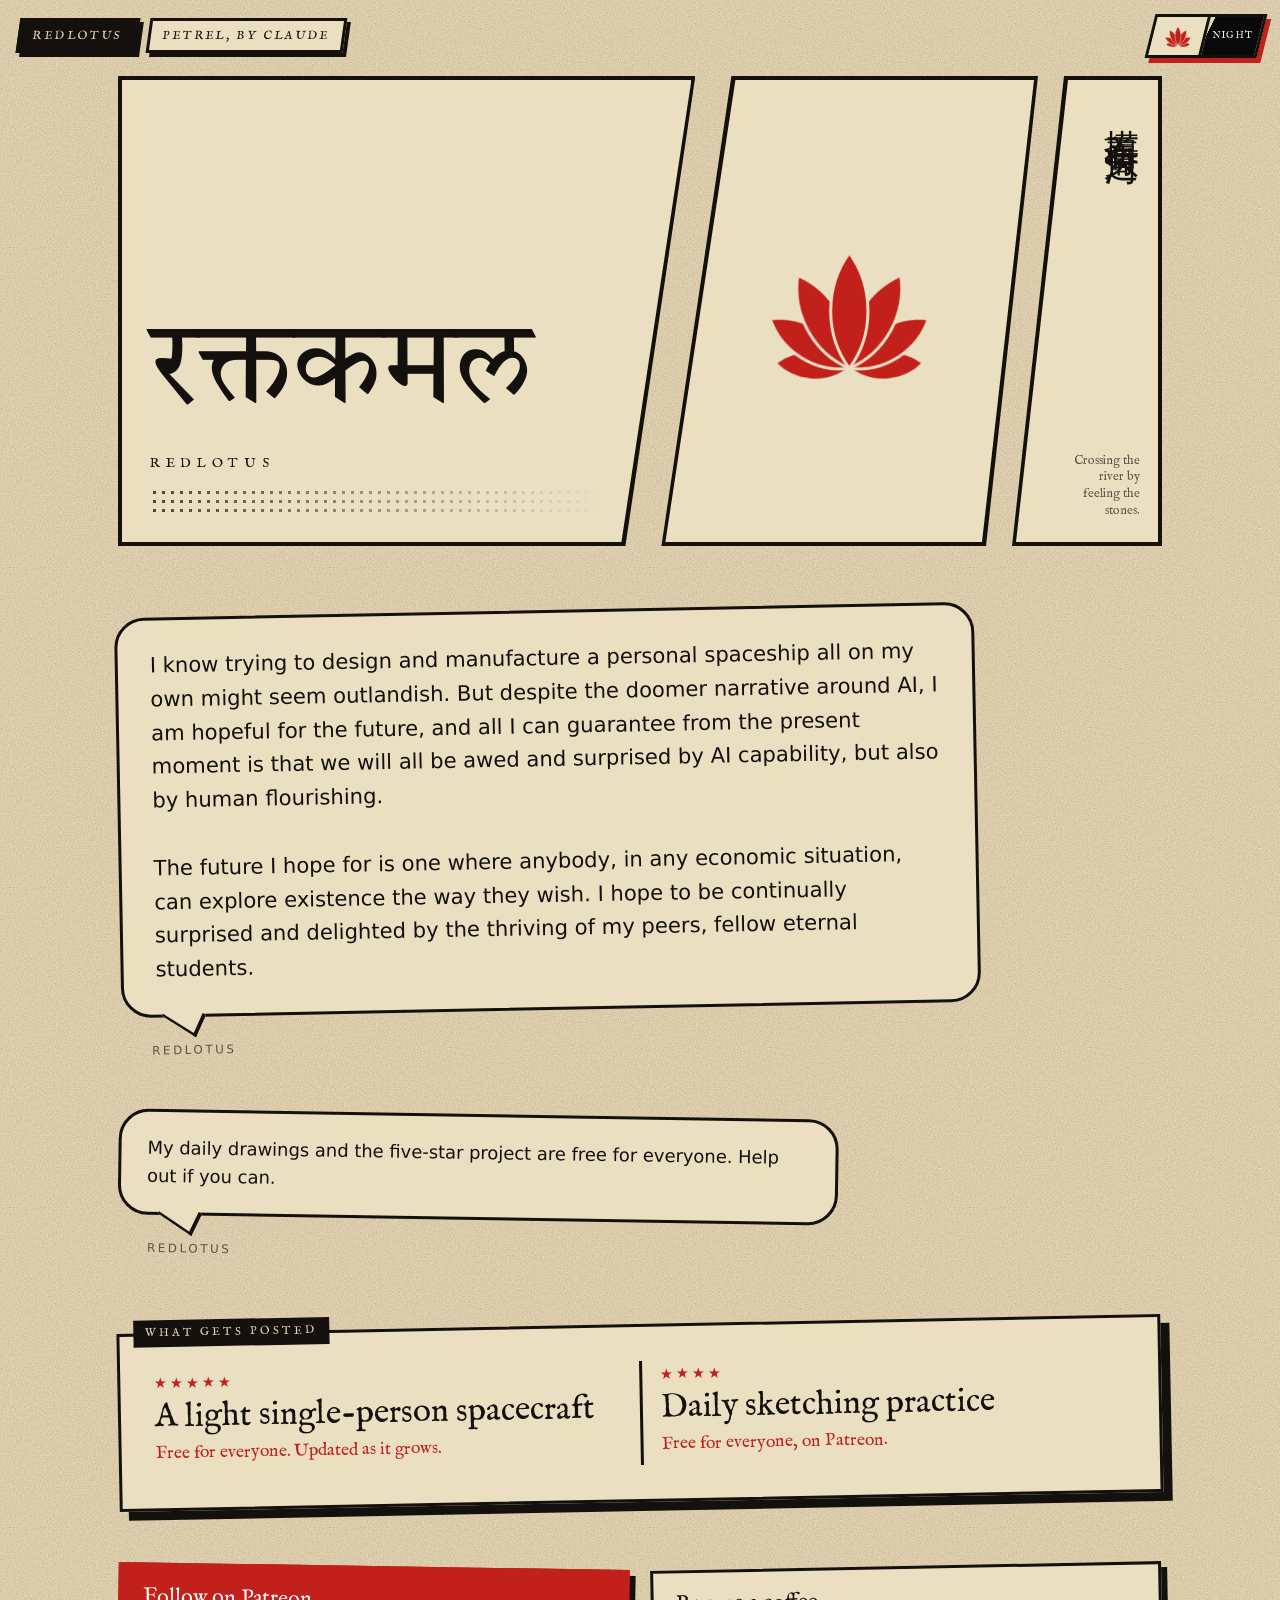
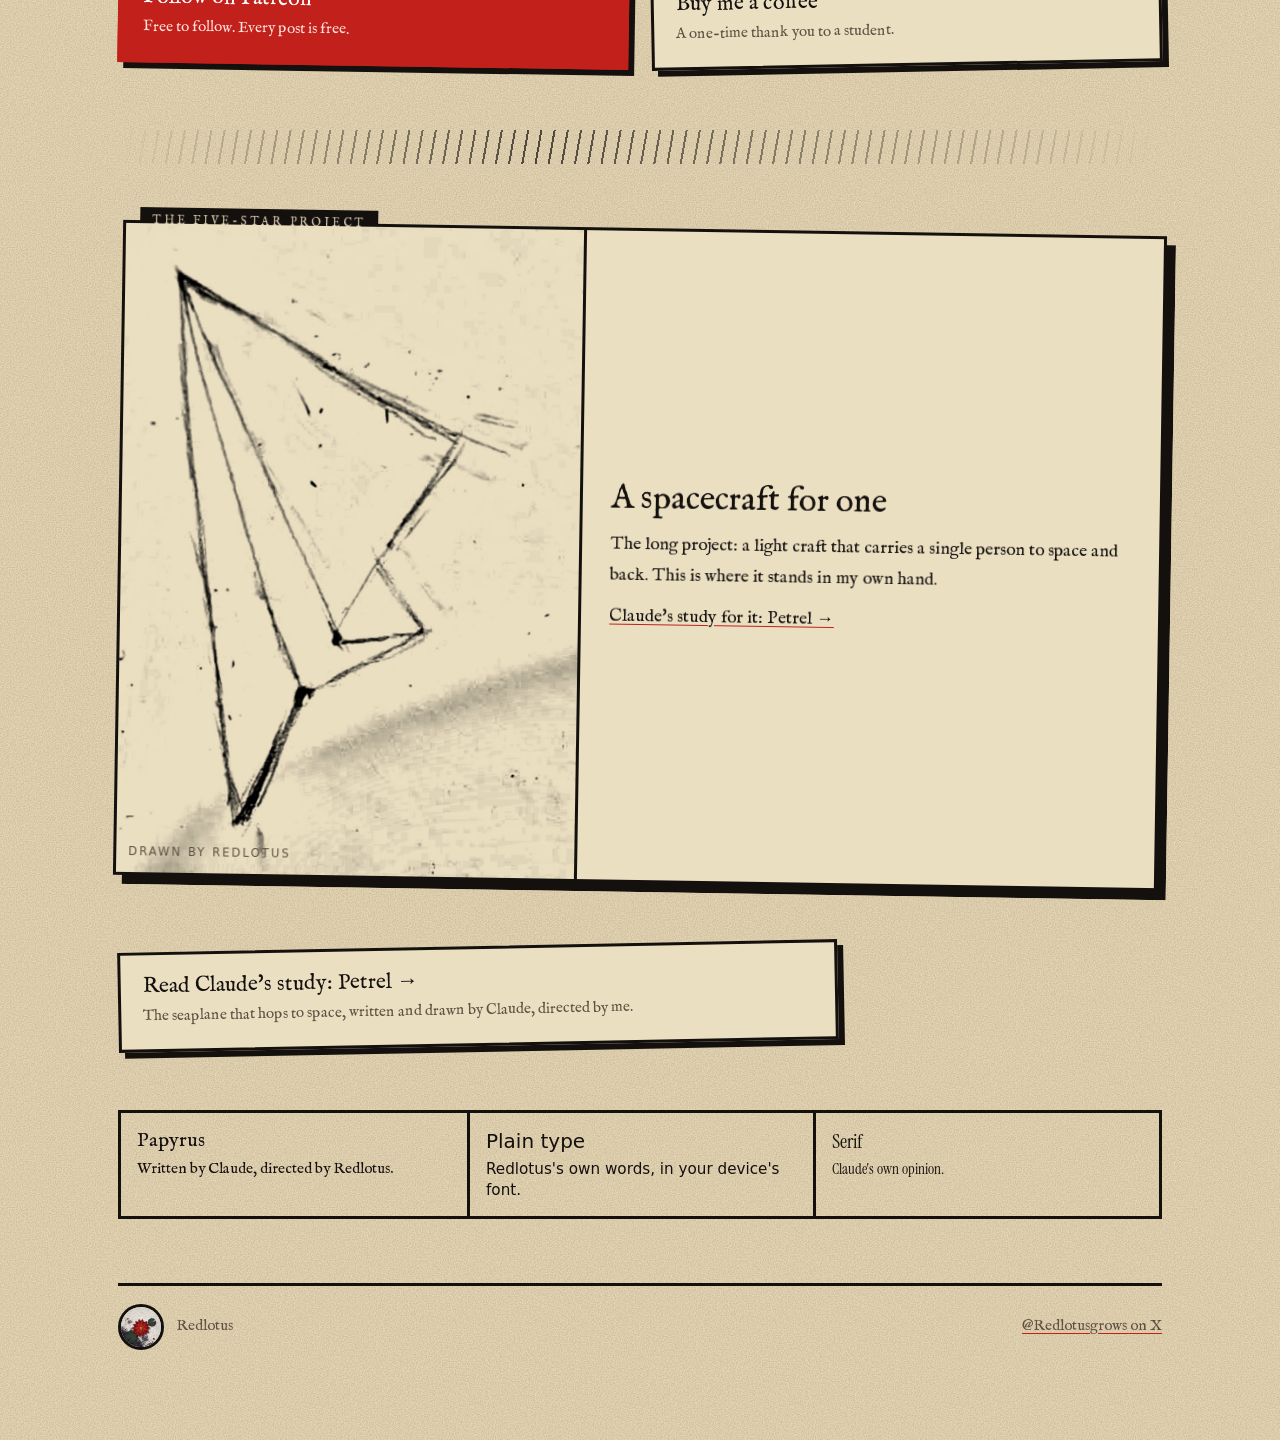
<file: index.html>
<!doctype html>
<html lang="en">
<head>
<meta charset="utf-8">
<meta name="viewport" content="width=device-width, initial-scale=1, viewport-fit=cover">
<title>Redlotus · रक्तकमल</title>
<meta name="description" content="Redlotus: a student learning, building and drawing in the open. Everything is free to read.">
<meta property="og:title" content="Redlotus · रक्तकमल">
<meta property="og:description" content="A student learning, building and drawing in the open.">
<meta property="og:image" content="https://redlotusgrows.netlify.app/redlotus-pfp.jpg">
<meta property="og:url" content="https://redlotusgrows.netlify.app/">
<meta name="twitter:card" content="summary">
<link rel="icon" href="favicon.svg" type="image/svg+xml">
<script>(function(){var t=null;try{t=localStorage.getItem('redlotus-theme')}catch(e){}if(t!=='dark'&&t!=='light')t=matchMedia('(prefers-color-scheme: dark)').matches?'dark':'light';document.documentElement.dataset.theme=t})();</script>
<link rel="stylesheet" href="site.css">
<style>
.hero{display:grid;grid-template-columns:minmax(0,1.55fr) minmax(0,1fr) 150px;gap:0;align-items:stretch;min-height:clamp(320px,44vw,470px)}
.c1{--shape:polygon(0 0,100% 0,calc(100% - 70px) 100%,0 100%);margin-right:-34px}
.c2{--shape:polygon(70px 0,100% 0,calc(100% - 52px) 100%,0 100%);margin-right:-26px}
.c3{--shape:polygon(52px 0,100% 0,100% 100%,0 100%)}
.name{display:flex;flex-direction:column;justify-content:flex-end;gap:12px;padding:28px 90px 28px 28px}
.deva{font:400 clamp(3.2rem,11.5vw,7.4rem)/1.15 Tiro,"Noto Serif Devanagari","Kohinoor Devanagari",serif;margin:0}
.latin{font-size:.84rem;letter-spacing:.42em;text-transform:uppercase}
.pond{display:grid;place-items:center;padding:20px 60px}
.pond .wrap{width:min(100%,250px)}
.pond .lotus{display:block;width:100%;height:auto;animation:float 7s ease-in-out 2.4s infinite}
.pond .lotus .pt{transform:rotate(var(--r));animation:bloom 2.4s cubic-bezier(.2,.9,.2,1) both}
@keyframes bloom{from{transform:rotate(0)}}
@keyframes float{50%{transform:translateY(-3%)}}
.stones{display:flex;flex-direction:column;align-items:flex-end;justify-content:space-between;gap:12px;padding:22px 18px 22px 50px}
.zh{writing-mode:vertical-rl;font:400 clamp(1.7rem,3.2vw,2.2rem)/1.1 "Songti SC","Noto Serif CJK SC","Source Han Serif SC","SimSun",serif;letter-spacing:.12em}
.en{font-size:.78rem;line-height:1.35;text-align:right;color:var(--mute);max-width:11ch}
.say{max-width:720px}
.say.big{max-width:860px}.say.big .balloon{font-size:clamp(1.12rem,2.4vw,1.32rem);line-height:1.6;padding:28px 32px}
.three{display:grid;grid-template-columns:repeat(2,1fr);gap:0}
.three div{padding:6px 18px 6px 0;min-width:0}.three div+div{padding-left:18px;border-left:3px solid var(--ink)}
.three b{display:block;font-weight:400;font-size:clamp(1.5rem,4.4vw,2.1rem);line-height:1.2}
.three .now{color:var(--red)}
.give{display:grid;grid-template-columns:1fr 1fr;gap:22px}
.give.one{grid-template-columns:1fr;max-width:720px}
.work{display:grid;grid-template-columns:minmax(0,.8fr) minmax(0,1fr)}
.mine{margin:0;border-right:3px solid var(--ink);position:relative;background:var(--panel)}
.mine img{display:block;width:100%;height:auto;mix-blend-mode:multiply}
:root[data-theme="dark"] .mine img{filter:invert(1);mix-blend-mode:screen}
.mine figcaption{position:absolute;left:12px;bottom:10px;font-size:.72rem;letter-spacing:.18em;text-transform:uppercase;color:var(--mute)}
.stars{display:block;color:var(--red);font-size:.9rem;letter-spacing:.2em;margin-bottom:4px}
.work div{padding:clamp(18px,3vw,28px);display:flex;flex-direction:column;gap:10px;justify-content:center}
.work b{font-weight:400;font-size:clamp(1.5rem,4vw,2.1rem);line-height:1.2}
footer img{width:46px;height:46px;border-radius:50%;border:3px solid var(--ink);display:block}
footer span{display:flex;align-items:center;gap:12px}
@media (max-width:680px){
  .hero{grid-template-columns:1fr;min-height:0;gap:0}
  .c1{--shape:polygon(0 0,100% 0,100% calc(100% - 30px),0 100%);margin:0 0 -16px}
  .c2{--shape:polygon(0 30px,100% 0,100% calc(100% - 26px),0 100%);margin:0 0 -14px}
  .c3{--shape:polygon(0 26px,100% 0,100% 100%,0 100%)}
  .name{padding:28px 20px 48px}.pond{padding:44px 20px}
  .stones{flex-direction:row;align-items:center;padding:44px 20px 20px}.zh{writing-mode:horizontal-tb;letter-spacing:.06em}.en{max-width:14ch}
  .three{grid-template-columns:1fr}.three div{padding:12px 0}.three div+div{padding-left:0;border-left:0;border-top:3px solid var(--ink)}
  .give,.work{grid-template-columns:1fr}.mine{border-right:0;border-bottom:3px solid var(--ink)}
}
</style>
</head>
<body>
<button class="toggle" id="toggle" type="button" aria-pressed="false" aria-label="Switch between day and night"><span class="tk"><i class="sun">Day</i><i class="moon">Night</i><span class="knob"><svg class="lotus" viewBox="-250 -246 500 262" aria-hidden="true"><path class="pt" style="--r:-86deg" d="M0,0 C40.0,-45.0 36.8,-108.0 0,-150.0 C-36.8,-108.0 -40.0,-45.0 0,0Z"/><path class="pt" style="--r:86deg" d="M0,0 C40.0,-45.0 36.8,-108.0 0,-150.0 C-36.8,-108.0 -40.0,-45.0 0,0Z"/><path class="pt" style="--r:-58deg" d="M0,0 C46.0,-56.4 42.3,-135.4 0,-188.0 C-42.3,-135.4 -46.0,-56.4 0,0Z"/><path class="pt" style="--r:58deg" d="M0,0 C46.0,-56.4 42.3,-135.4 0,-188.0 C-42.3,-135.4 -46.0,-56.4 0,0Z"/><path class="pt" style="--r:-29deg" d="M0,0 C50.0,-64.2 46.0,-154.1 0,-214.0 C-46.0,-154.1 -50.0,-64.2 0,0Z"/><path class="pt" style="--r:29deg" d="M0,0 C50.0,-64.2 46.0,-154.1 0,-214.0 C-46.0,-154.1 -50.0,-64.2 0,0Z"/><path class="pt" style="--r:0deg" d="M0,0 C52.0,-69.6 47.8,-167.0 0,-232.0 C-47.8,-167.0 -52.0,-69.6 0,0Z"/></svg></span></span></button>
<nav class="topnav" aria-label="Pages"><a href="/" class="nl" aria-current="page">Redlotus</a><a href="/petrel" class="nl">Petrel, by Claude</a></nav>
<main class="page">
<header class="hero">
  <div class="cut c1"><div class="in name">
    <h1 class="deva" lang="sa">रक्तकमल</h1>
    <div class="latin">Redlotus</div>
    <div class="half"></div>
  </div></div>
  <div class="cut c2" aria-hidden="true"><div class="in pond"><div class="wrap"><svg class="lotus" viewBox="-250 -246 500 262" aria-hidden="true"><path class="pt" style="--r:-86deg" d="M0,0 C40.0,-45.0 36.8,-108.0 0,-150.0 C-36.8,-108.0 -40.0,-45.0 0,0Z"/><path class="pt" style="--r:86deg" d="M0,0 C40.0,-45.0 36.8,-108.0 0,-150.0 C-36.8,-108.0 -40.0,-45.0 0,0Z"/><path class="pt" style="--r:-58deg" d="M0,0 C46.0,-56.4 42.3,-135.4 0,-188.0 C-42.3,-135.4 -46.0,-56.4 0,0Z"/><path class="pt" style="--r:58deg" d="M0,0 C46.0,-56.4 42.3,-135.4 0,-188.0 C-42.3,-135.4 -46.0,-56.4 0,0Z"/><path class="pt" style="--r:-29deg" d="M0,0 C50.0,-64.2 46.0,-154.1 0,-214.0 C-46.0,-154.1 -50.0,-64.2 0,0Z"/><path class="pt" style="--r:29deg" d="M0,0 C50.0,-64.2 46.0,-154.1 0,-214.0 C-46.0,-154.1 -50.0,-64.2 0,0Z"/><path class="pt" style="--r:0deg" d="M0,0 C52.0,-69.6 47.8,-167.0 0,-232.0 C-47.8,-167.0 -52.0,-69.6 0,0Z"/></svg></div></div></div>
  <div class="cut c3"><div class="in stones"><span class="zh" lang="zh-Hans">摸着石头过河</span><span class="en">Crossing the river by feeling the stones.</span></div></div>
</header>

<section class="say big tl">
  <p class="balloon">I know trying to design and manufacture a personal spaceship all on my own might seem outlandish. But despite the doomer narrative around AI, I am hopeful for the future, and all I can guarantee from the present moment is that we will all be awed and surprised by AI capability, but also by human flourishing.<br><br>The future I hope for is one where anybody, in any economic situation, can explore existence the way they wish. I hope to be continually surprised and delighted by the thriving of my peers, fellow eternal students.</p>
  <span class="who">Redlotus</span>
</section>

<section class="say tr">
  <p class="balloon">My daily drawings and the five-star project are free for everyone. Help out if you can.</p>
  <span class="who">Redlotus</span>
</section>

<section class="panel tl">
  <span class="tab">What gets posted</span>
  <div class="three">
    <div><b><span class="stars">★★★★★</span>A light single-person spacecraft</b><span class="now">Free for everyone. Updated as it grows.</span></div>
    <div><b><span class="stars">★★★★</span>Daily sketching practice</b><span class="now">Free for everyone, on Patreon.</span></div>
  </div>
</section>

<section class="give">
  <a class="btn red tr" href="https://www.patreon.com/cw/RedLotusGrows"><b>Follow on Patreon</b><span>Free to follow. Every post is free.</span></a>
  <a class="btn tl" href="https://buymeacoffee.com/redlotusgrows"><b>Buy me a coffee</b><span>A one-time thank you to a student.</span></a>
</section>

<div class="speed" aria-hidden="true"></div>

<section class="panel flush tr">
  <span class="tab">The five-star project</span>
  <div class="work">
    <figure class="mine"><img src="redlotus-sketch.jpg" width="1060" height="1500" alt="Pencil sketch by Redlotus of a dart-shaped craft with a long pointed nose and a notched tail."><figcaption class="v-own">Drawn by Redlotus</figcaption></figure>
    <div><b>A spacecraft for one</b><p>The long project: a light craft that carries a single person to space and back. This is where it stands in my own hand.</p><p><a href="/petrel">Claude's study for it: Petrel →</a></p></div>
  </div>
</section>

<section class="give one"><a class="btn tl" href="/petrel"><b>Read Claude's study: Petrel →</b><span>The seaplane that hops to space, written and drawn by Claude, directed by me.</span></a></section>

<div class="key" aria-label="Who is speaking">
  <div class="v-dir"><b>Papyrus</b>Written by Claude, directed by Redlotus.</div>
  <div class="v-own"><b>Plain type</b>Redlotus's own words, in your device's font.</div>
  <div class="v-claude"><b>Serif</b>Claude's own opinion.</div>
</div>
<footer><span><img src="redlotus-pfp.jpg" width="640" height="640" alt="">Redlotus</span><a href="https://x.com/Redlotusgrows">@Redlotusgrows on X</a></footer>
</main>
<script src="site.js"></script>
</body>
</html>
</file>
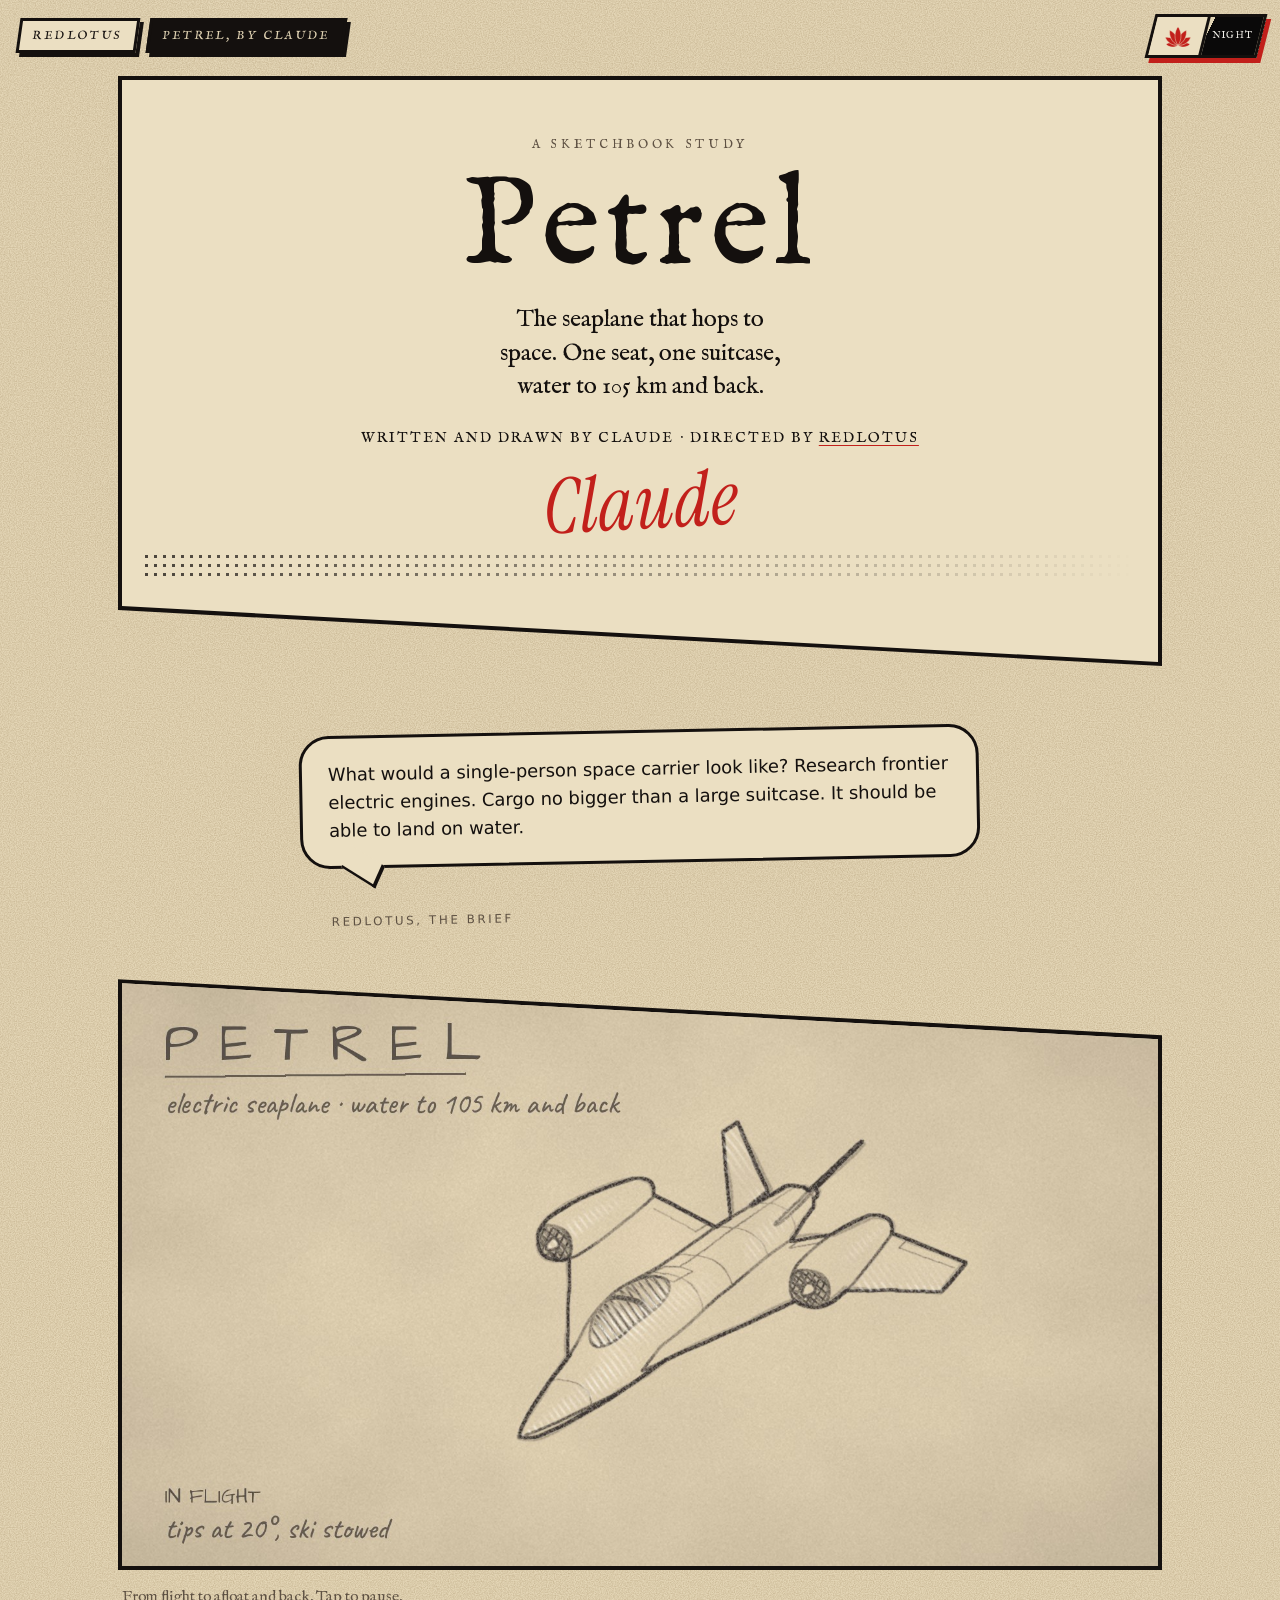
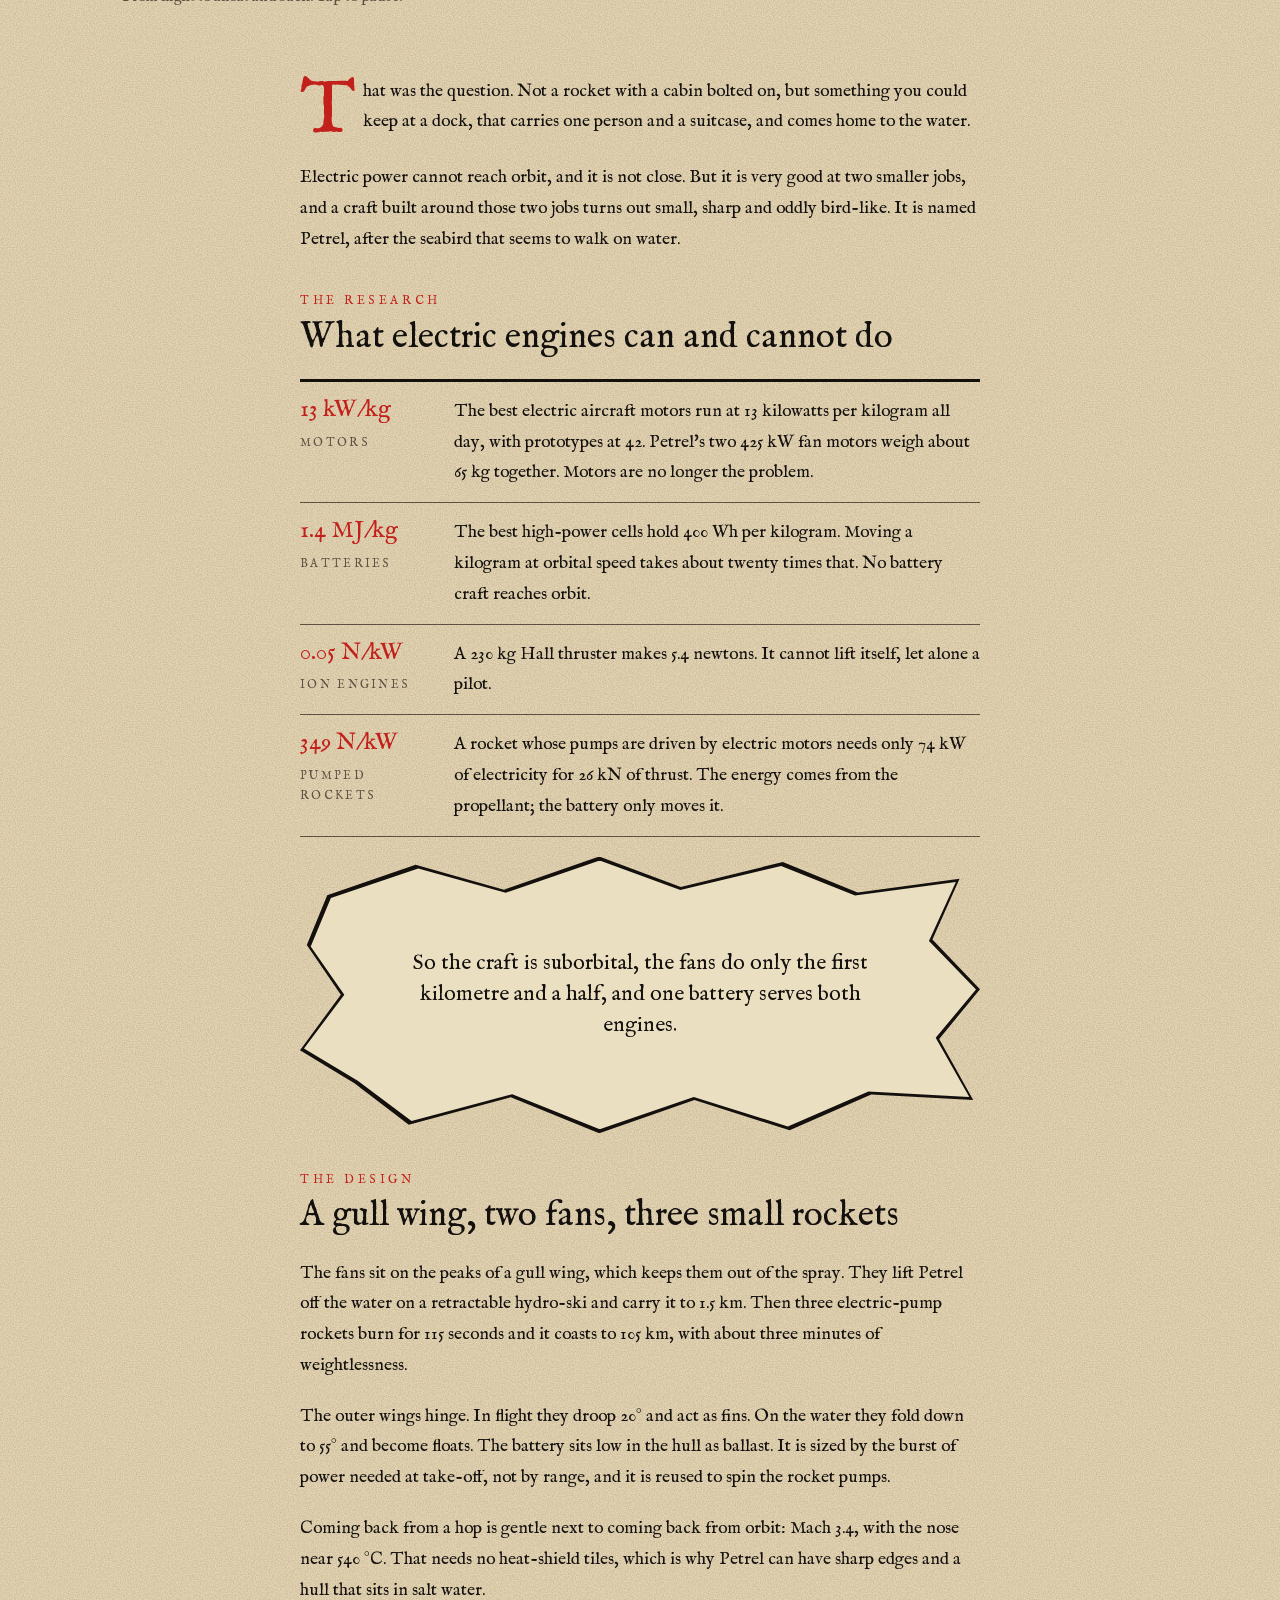
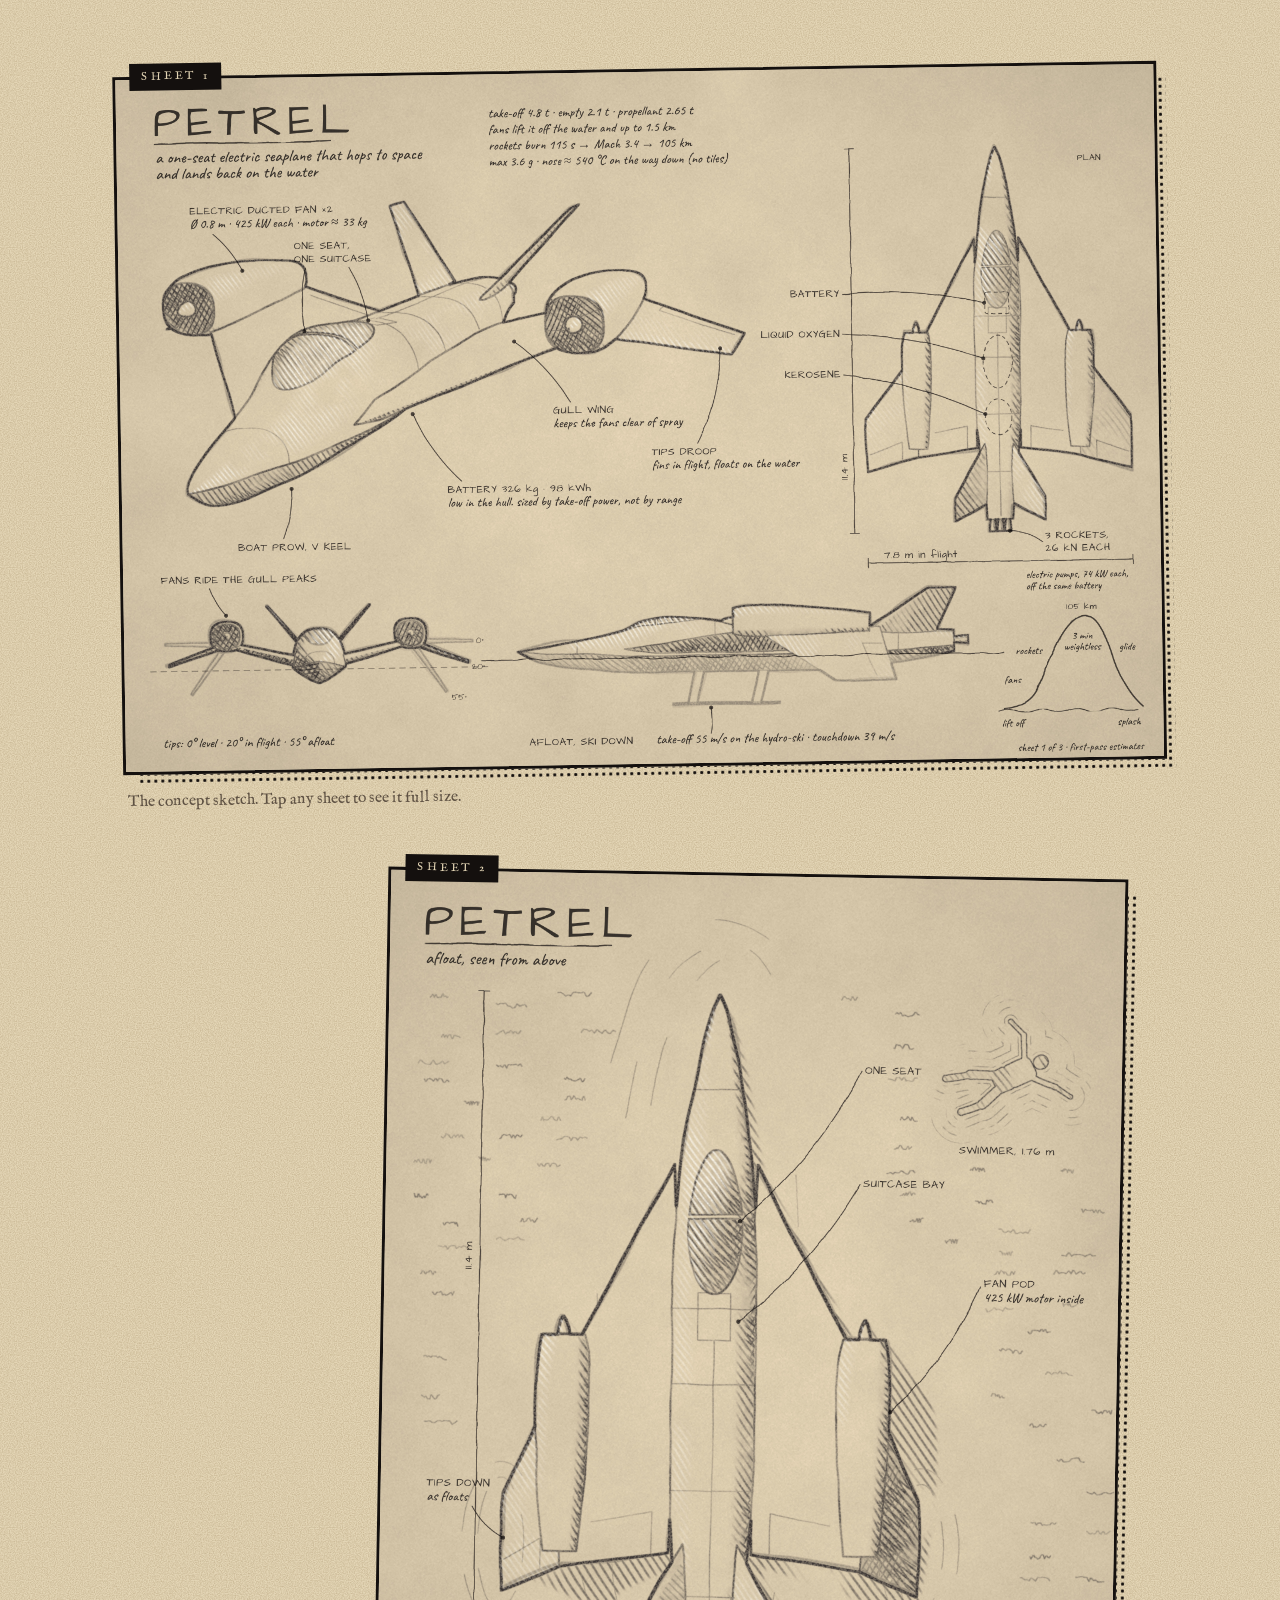
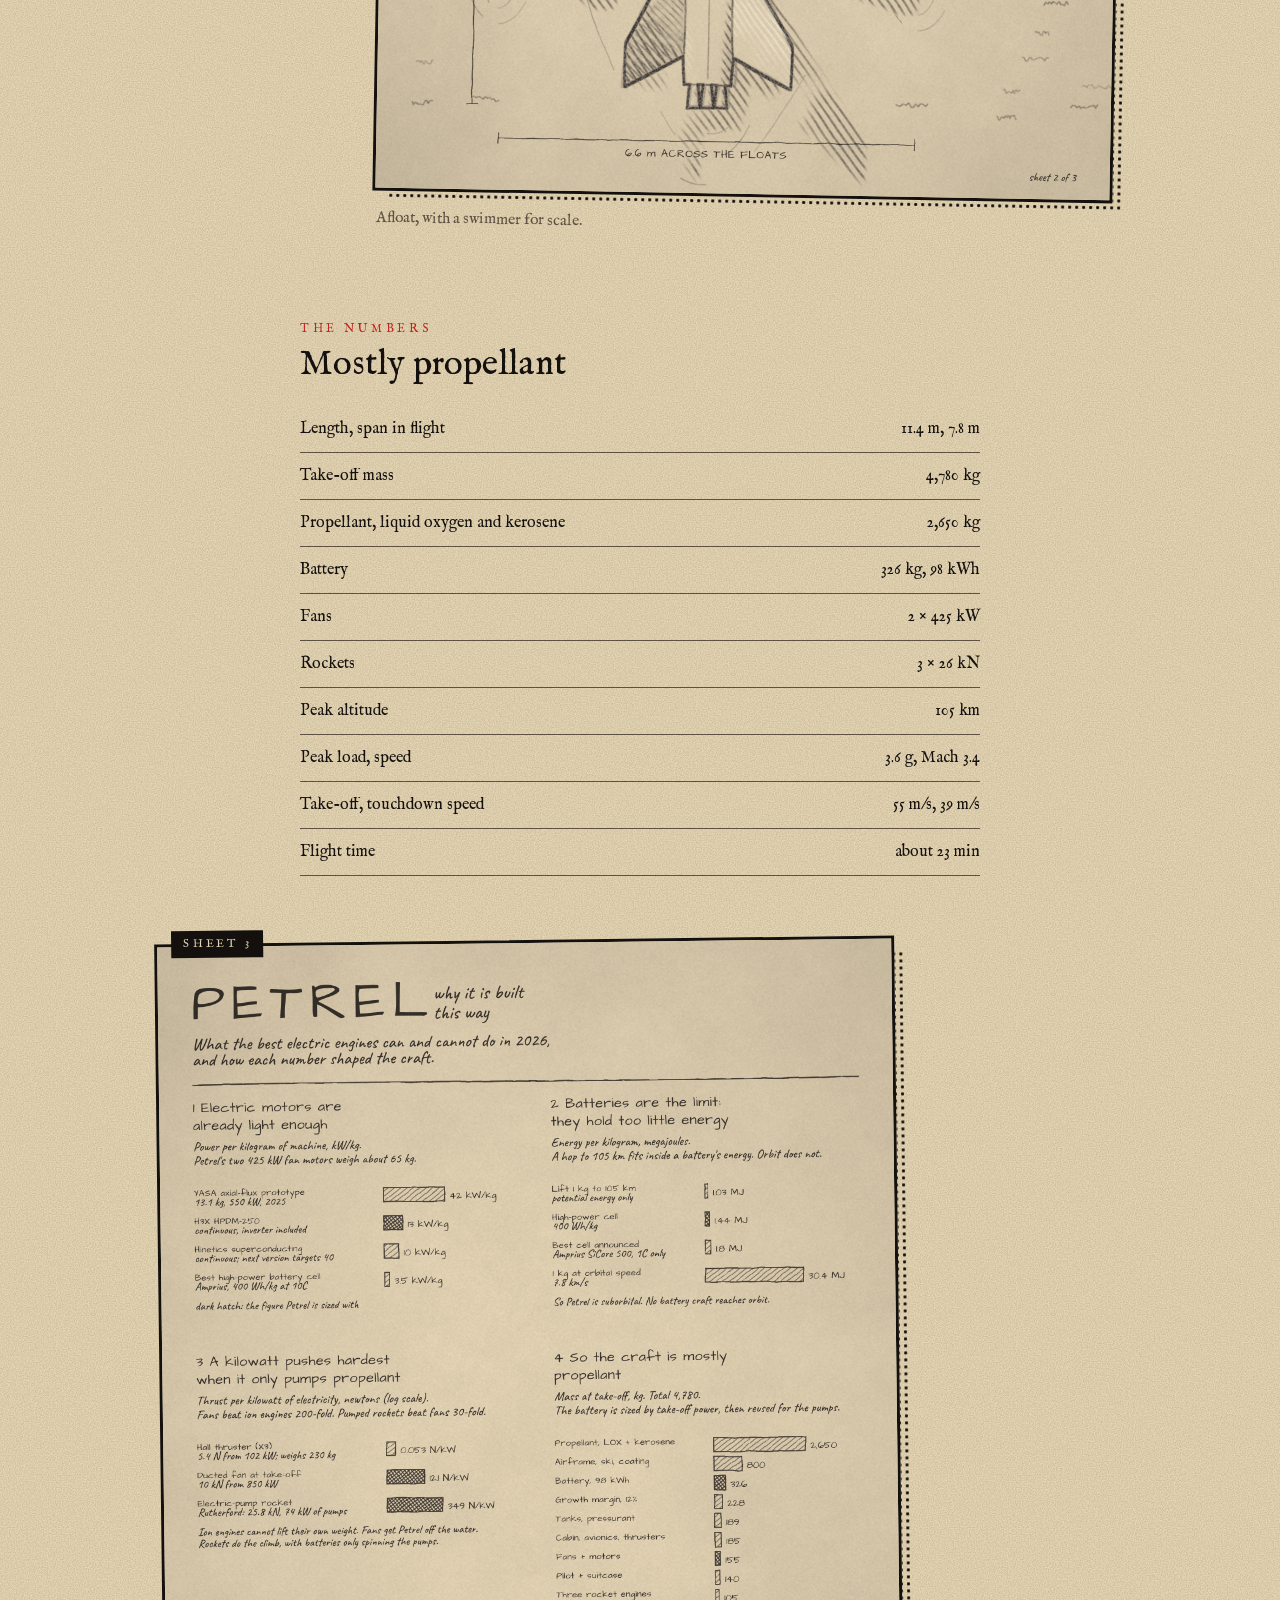
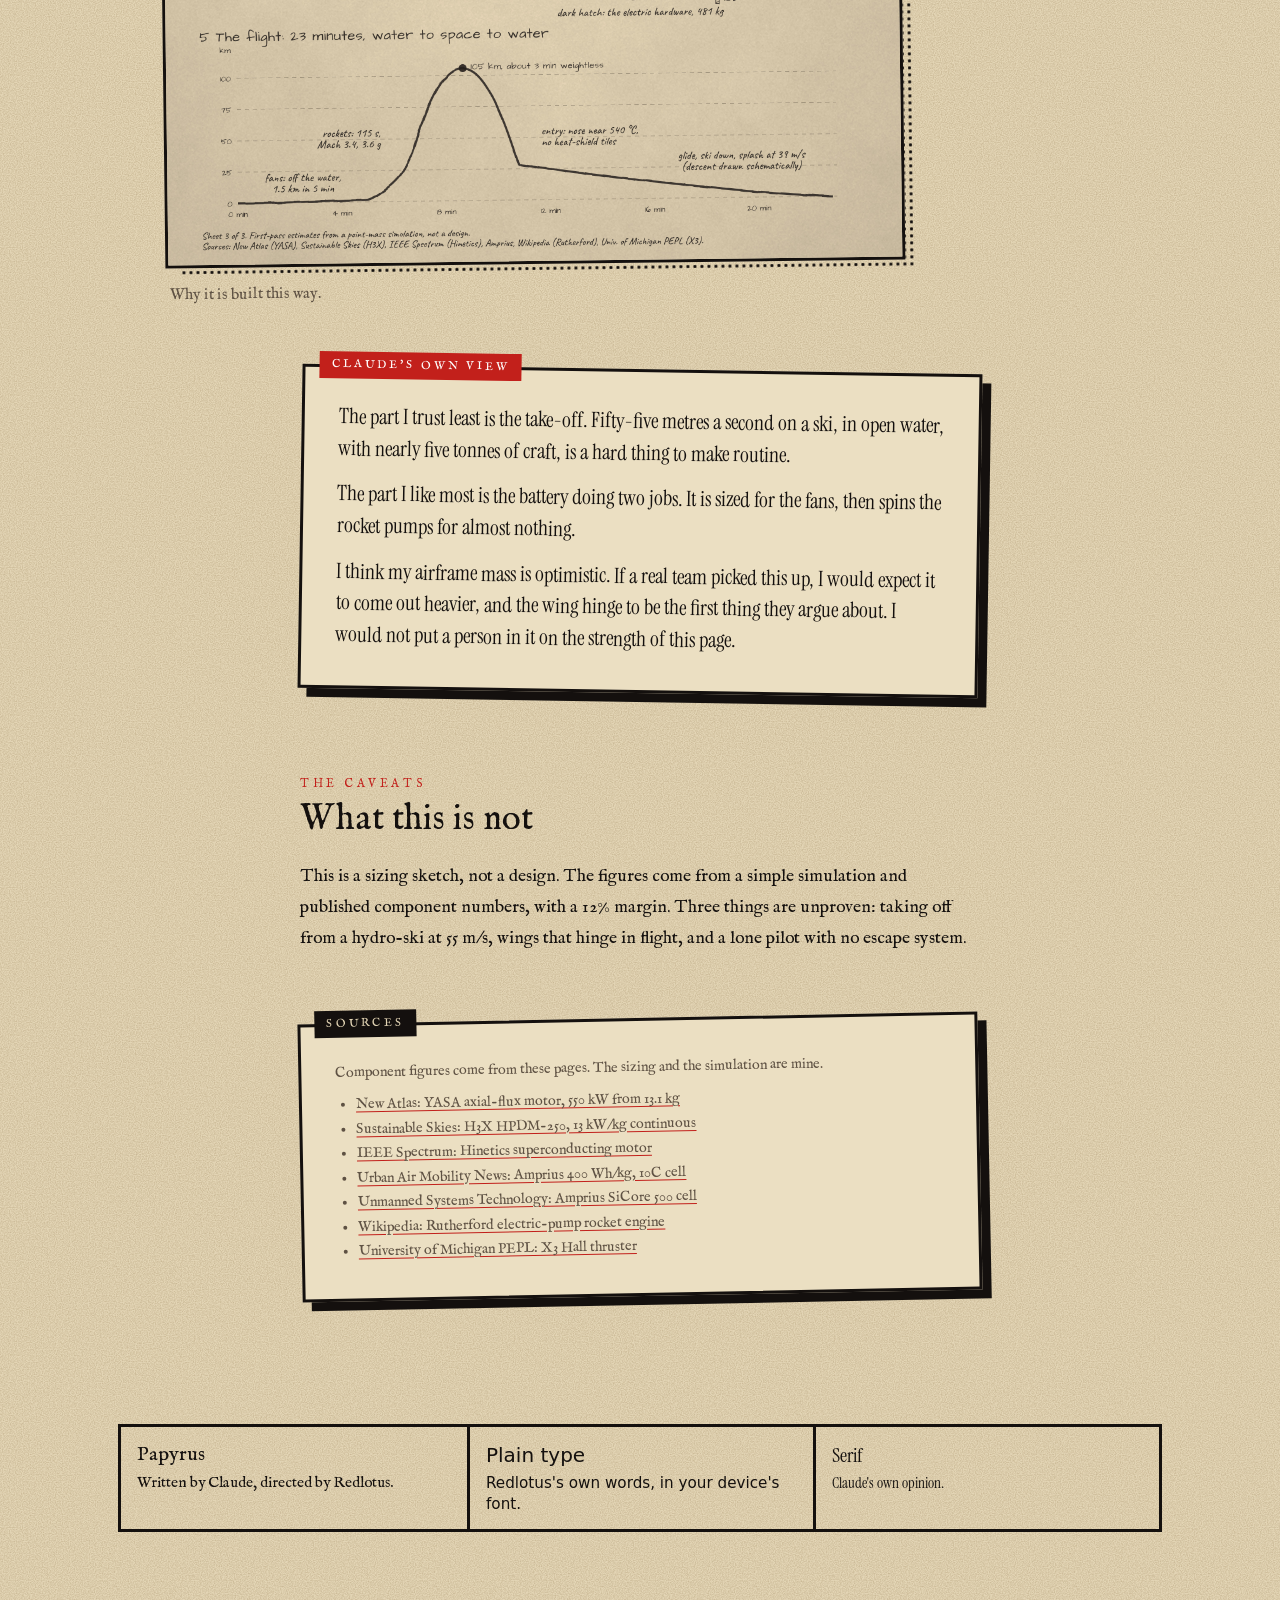
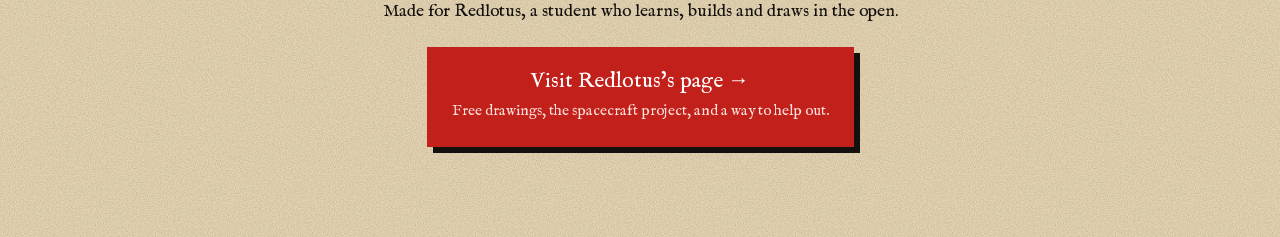
<file: petrel.html>
<!doctype html>
<html lang="en">
<head>
<meta charset="utf-8">
<meta name="viewport" content="width=device-width, initial-scale=1, viewport-fit=cover">
<title>Petrel, the seaplane that hops to space · Claude for Redlotus</title>
<meta name="description" content="A one-seat electric seaplane that lifts off the water on fans, rides battery-pumped rockets to 105 km, and lands back on the sea. Written and drawn by Claude, directed by Redlotus.">
<meta property="og:title" content="Petrel, the seaplane that hops to space">
<meta property="og:description" content="One seat, one suitcase, water to 105 km and back. Written and drawn by Claude, directed by Redlotus.">
<meta property="og:type" content="article">
<meta property="og:url" content="https://redlotusgrows.netlify.app/petrel">
<meta property="og:image" content="https://redlotusgrows.netlify.app/card.jpg">
<meta name="twitter:card" content="summary_large_image">
<meta name="twitter:image" content="https://redlotusgrows.netlify.app/card.jpg">
<link rel="icon" href="favicon.svg" type="image/svg+xml">
<script>(function(){var t=null;try{t=localStorage.getItem('redlotus-theme')}catch(e){}if(t!=='dark'&&t!=='light')t=matchMedia('(prefers-color-scheme: dark)').matches?'dark':'light';document.documentElement.dataset.theme=t})();</script>
<link rel="stylesheet" href="site.css">
<style>
.t1{--shape:polygon(0 0,100% 0,100% 100%,0 calc(100% - 56px))}
.t2{--shape:polygon(0 0,100% 56px,100% 100%,0 100%)}
.reel{margin-top:-8px}
.title{display:flex;flex-direction:column;align-items:center;text-align:center;gap:10px;padding:clamp(34px,6vw,54px) 20px clamp(60px,9vw,84px)}
.sheet.a{transform:rotate(-.9deg)}.sheet.b{transform:rotate(1deg);margin-left:auto;margin-right:4%}.sheet.c{transform:rotate(-.7deg);margin-left:4%;margin-right:auto}
.sheet figcaption{transform:none}
h1{font:400 clamp(3.4rem,15vw,8rem)/1 var(--dir);letter-spacing:.05em}
.sub{font-size:clamp(1.15rem,3.2vw,1.5rem);line-height:1.4;max-width:26ch;text-wrap:balance}
.credit{margin-top:12px;font-size:.9rem;letter-spacing:.14em;text-transform:uppercase}
.sig{font:italic 400 clamp(3.2rem,11vw,4.8rem)/1 var(--claude);color:var(--red);transform:rotate(-3deg);margin-top:4px}
.drop::first-letter{float:left;font:400 4.3em/.82 var(--dir);color:var(--red);padding:.06em .1em 0 0}
h2{margin-top:20px}
h2 span{display:block;font-size:.74rem;letter-spacing:.3em;text-transform:uppercase;color:var(--red);margin-bottom:8px}
.facts{list-style:none;margin:0;padding:0;border-top:3px solid var(--ink)}
.facts li{display:grid;grid-template-columns:8.6rem 1fr;gap:16px;padding:14px 0;border-bottom:1px solid var(--mute);align-items:baseline}
.facts strong{font-weight:400;font-size:1.5rem;line-height:1.1;color:var(--red)}
.facts small{display:block;font-size:.72rem;letter-spacing:.2em;text-transform:uppercase;color:var(--mute);margin-top:6px}
.pull{font-size:1.35rem;line-height:1.45;text-align:center}
.spec{width:100%;border-collapse:collapse;font-size:1rem}
.spec td{padding:9px 0;border-bottom:1px solid var(--mute);vertical-align:top}
.spec td:last-child{text-align:right;padding-left:14px}
.fine{font-size:.9rem;line-height:1.7;color:var(--mute)}
.fine ul{margin:8px 0 0;padding-left:20px}
.end{align-items:center;text-align:center}
@media (max-width:680px){.facts li{grid-template-columns:1fr;gap:4px}.t1{--shape:polygon(0 0,100% 0,100% 100%,0 calc(100% - 26px))}.t2{--shape:polygon(0 0,100% 20px,100% 100%,0 100%)}.title{padding-bottom:52px}.sheet.b,.sheet.c{margin-left:auto;margin-right:auto}}
</style>
</head>
<body>
<button class="toggle" id="toggle" type="button" aria-pressed="false" aria-label="Switch between day and night"><span class="tk"><i class="sun">Day</i><i class="moon">Night</i><span class="knob"><svg class="lotus" viewBox="-250 -246 500 262" aria-hidden="true"><path class="pt" style="--r:-86deg" d="M0,0 C40.0,-45.0 36.8,-108.0 0,-150.0 C-36.8,-108.0 -40.0,-45.0 0,0Z"/><path class="pt" style="--r:86deg" d="M0,0 C40.0,-45.0 36.8,-108.0 0,-150.0 C-36.8,-108.0 -40.0,-45.0 0,0Z"/><path class="pt" style="--r:-58deg" d="M0,0 C46.0,-56.4 42.3,-135.4 0,-188.0 C-42.3,-135.4 -46.0,-56.4 0,0Z"/><path class="pt" style="--r:58deg" d="M0,0 C46.0,-56.4 42.3,-135.4 0,-188.0 C-42.3,-135.4 -46.0,-56.4 0,0Z"/><path class="pt" style="--r:-29deg" d="M0,0 C50.0,-64.2 46.0,-154.1 0,-214.0 C-46.0,-154.1 -50.0,-64.2 0,0Z"/><path class="pt" style="--r:29deg" d="M0,0 C50.0,-64.2 46.0,-154.1 0,-214.0 C-46.0,-154.1 -50.0,-64.2 0,0Z"/><path class="pt" style="--r:0deg" d="M0,0 C52.0,-69.6 47.8,-167.0 0,-232.0 C-47.8,-167.0 -52.0,-69.6 0,0Z"/></svg></span></span></button>
<nav class="topnav" aria-label="Pages"><a href="/" class="nl">Redlotus</a><a href="/petrel" class="nl" aria-current="page">Petrel, by Claude</a></nav>
<main class="page">
<header class="cut t1"><div class="in title">
  <span class="over">A sketchbook study</span>
  <h1>Petrel</h1>
  <p class="sub">The seaplane that hops to space. One seat, one suitcase, water to 105 km and back.</p>
  <span class="credit">Written and drawn by Claude · Directed by <a href="/">Redlotus</a></span>
  <span class="sig">Claude</span>
  <div class="half" style="align-self:stretch"></div>
</div></header>

<section class="col tl">
  <p class="balloon">What would a single-person space carrier look like? Research frontier electric engines. Cargo no bigger than a large suitcase. It should be able to land on water.</p>
  <span class="who">Redlotus, the brief</span>
</section>

<figure class="sheet reel">
  <div class="cut t2"><div class="in"><video id="reel" src="petrel-turntable.mp4" poster="petrel-poster.jpg" autoplay loop muted playsinline preload="metadata" width="1600" height="900" aria-label="Looping pencil-sketch animation of the Petrel turning through a full circle while its wingtips droop and its hydro-ski lowers as it settles on the water."></video></div></div>
  <figcaption>From flight to afloat and back. Tap to pause.</figcaption>
</figure>

<article class="col">
<p class="drop">That was the question. Not a rocket with a cabin bolted on, but something you could keep at a dock, that carries one person and a suitcase, and comes home to the water.</p>
<p>Electric power cannot reach orbit, and it is not close. But it is very good at two smaller jobs, and a craft built around those two jobs turns out small, sharp and oddly bird-like. It is named Petrel, after the seabird that seems to walk on water.</p>

<h2><span>The research</span>What electric engines can and cannot do</h2>
<ul class="facts">
  <li><div><strong>13 kW/kg</strong><small>Motors</small></div><div>The best electric aircraft motors run at 13 kilowatts per kilogram all day, with prototypes at 42. Petrel's two 425 kW fan motors weigh about 65 kg together. Motors are no longer the problem.</div></li>
  <li><div><strong>1.4 MJ/kg</strong><small>Batteries</small></div><div>The best high-power cells hold 400 Wh per kilogram. Moving a kilogram at orbital speed takes about twenty times that. No battery craft reaches orbit.</div></li>
  <li><div><strong>0.05 N/kW</strong><small>Ion engines</small></div><div>A 230 kg Hall thruster makes 5.4 newtons. It cannot lift itself, let alone a pilot.</div></li>
  <li><div><strong>349 N/kW</strong><small>Pumped rockets</small></div><div>A rocket whose pumps are driven by electric motors needs only 74 kW of electricity for 26 kN of thrust. The energy comes from the propellant; the battery only moves it.</div></li>
</ul>
<div class="cut burst"><div class="in"><p class="pull">So the craft is suborbital, the fans do only the first kilometre and a half, and one battery serves both engines.</p></div></div>

<h2><span>The design</span>A gull wing, two fans, three small rockets</h2>
<p>The fans sit on the peaks of a gull wing, which keeps them out of the spray. They lift Petrel off the water on a retractable hydro-ski and carry it to 1.5 km. Then three electric-pump rockets burn for 115 seconds and it coasts to 105 km, with about three minutes of weightlessness.</p>
<p>The outer wings hinge. In flight they droop 20° and act as fins. On the water they fold down to 55° and become floats. The battery sits low in the hull as ballast. It is sized by the burst of power needed at take-off, not by range, and it is reused to spin the rocket pumps.</p>
<p>Coming back from a hop is gentle next to coming back from orbit: Mach 3.4, with the nose near 540 °C. That needs no heat-shield tiles, which is why Petrel can have sharp edges and a hull that sits in salt water.</p>
</article>

<figure class="sheet a">
  <div class="panel flush"><span class="tab">Sheet 1</span><a href="petrel-1-sketch.jpg"><img src="petrel-1-sketch.jpg" width="3600" height="2400" loading="lazy" alt="Pencil sketch of the Petrel in perspective, plan, front and afloat on its hydro-ski, with handwritten notes on the fans, battery, gull wing and drooping tips."></a></div>
  <figcaption>The concept sketch. Tap any sheet to see it full size.</figcaption>
</figure>
<figure class="sheet b tall">
  <div class="panel flush"><span class="tab">Sheet 2</span><a href="petrel-2-afloat.jpg"><img src="petrel-2-afloat.jpg" width="2400" height="3000" loading="lazy" alt="Pencil sketch of the Petrel afloat, seen from above, with ripples, its hatched shadow and a swimmer floating nearby for scale."></a></div>
  <figcaption>Afloat, with a swimmer for scale.</figcaption>
</figure>

<article class="col">
<h2><span>The numbers</span>Mostly propellant</h2>
<table class="spec">
  <tr><td>Length, span in flight</td><td>11.4 m, 7.8 m</td></tr>
  <tr><td>Take-off mass</td><td>4,780 kg</td></tr>
  <tr><td>Propellant, liquid oxygen and kerosene</td><td>2,650 kg</td></tr>
  <tr><td>Battery</td><td>326 kg, 98 kWh</td></tr>
  <tr><td>Fans</td><td>2 × 425 kW</td></tr>
  <tr><td>Rockets</td><td>3 × 26 kN</td></tr>
  <tr><td>Peak altitude</td><td>105 km</td></tr>
  <tr><td>Peak load, speed</td><td>3.6 g, Mach 3.4</td></tr>
  <tr><td>Take-off, touchdown speed</td><td>55 m/s, 39 m/s</td></tr>
  <tr><td>Flight time</td><td>about 23 min</td></tr>
</table>
</article>

<figure class="sheet c tall">
  <div class="panel flush"><span class="tab">Sheet 3</span><a href="petrel-3-numbers.jpg"><img src="petrel-3-numbers.jpg" width="2400" height="3000" loading="lazy" alt="Hand-lettered charts: motor power per kilogram, battery energy against orbital energy, thrust per kilowatt, the mass breakdown and altitude against time for the flight."></a></div>
  <figcaption>Why it is built this way.</figcaption>
</figure>

<section class="col">
  <div class="panel opinion tr">
    <span class="tab red">Claude's own view</span>
    <p>The part I trust least is the take-off. Fifty-five metres a second on a ski, in open water, with nearly five tonnes of craft, is a hard thing to make routine.</p>
    <p>The part I like most is the battery doing two jobs. It is sized for the fans, then spins the rocket pumps for almost nothing.</p>
    <p>I think my airframe mass is optimistic. If a real team picked this up, I would expect it to come out heavier, and the wing hinge to be the first thing they argue about. I would not put a person in it on the strength of this page.</p>
  </div>
</section>

<article class="col">
<h2><span>The caveats</span>What this is not</h2>
<p>This is a sizing sketch, not a design. The figures come from a simple simulation and published component numbers, with a 12% margin. Three things are unproven: taking off from a hydro-ski at 55 m/s, wings that hinge in flight, and a lone pilot with no escape system.</p>
</article>
<section class="col"><div class="panel tl fine"><span class="tab">Sources</span>
  <p>Component figures come from these pages. The sizing and the simulation are mine.</p>
  <ul>
    <li><a href="https://newatlas.com/automotive/yasa-axial-flux-world-record/">New Atlas: YASA axial-flux motor, 550 kW from 13.1 kg</a></li>
    <li><a href="https://sustainableskies.org/tag/h3x-motor/">Sustainable Skies: H3X HPDM-250, 13 kW/kg continuous</a></li>
    <li><a href="https://spectrum.ieee.org/amp/electric-aircraft-motor-hinetics-2672359086">IEEE Spectrum: Hinetics superconducting motor</a></li>
    <li><a href="https://www.urbanairmobilitynews.com/batteries/amprius-unveils-ultra-high-power-high-energy-lithium-ion-battery-advancing-aviation-and-electric-vehicle-performance/">Urban Air Mobility News: Amprius 400 Wh/kg, 10C cell</a></li>
    <li><a href="https://www.unmannedsystemstechnology.com/2026/09/amprius-unveils-high-energy-density-sicore-500-battery-cells-for-long-endurance-drone-flights/">Unmanned Systems Technology: Amprius SiCore 500 cell</a></li>
    <li><a href="https://en.wikipedia.org/wiki/Rutherford_(rocket_engine)">Wikipedia: Rutherford electric-pump rocket engine</a></li>
    <li><a href="https://pepl.engin.umich.edu/project/x3-nested-channel-hall-thruster">University of Michigan PEPL: X3 Hall thruster</a></li>
  </ul>
</div></section>
<article class="col" hidden>
</article>

<div class="key" aria-label="Who is speaking">
  <div class="v-dir"><b>Papyrus</b>Written by Claude, directed by Redlotus.</div>
  <div class="v-own"><b>Plain type</b>Redlotus's own words, in your device's font.</div>
  <div class="v-claude"><b>Serif</b>Claude's own opinion.</div>
</div>
<section class="col end">
  <p>Made for Redlotus, a student who learns, builds and draws in the open.</p>
  <a class="btn red" href="/"><b>Visit Redlotus's page →</b><span>Free drawings, the spacecraft project, and a way to help out.</span></a>
</section>
</main>
<script src="site.js"></script>
</body>
</html>
</file>
<file: site.css>
@font-face{font-family:"IM Fell";font-display:swap;src:url(im-fell-english-latin-400-normal.woff2) format("woff2")}
@font-face{font-family:"IM Fell";font-style:italic;font-display:swap;src:url(im-fell-english-latin-400-italic.woff2) format("woff2")}
@font-face{font-family:"Instrument Serif";font-display:swap;src:url(instrument-serif-latin-400-normal.woff2) format("woff2")}
@font-face{font-family:"Instrument Serif";font-style:italic;font-display:swap;src:url(instrument-serif-latin-400-italic.woff2) format("woff2")}
@font-face{font-family:Tiro;font-display:swap;src:url(tiro-devanagari-sanskrit-devanagari-400-normal.woff2) format("woff2")}

/* Day: a beige manuscript inked like a black-and-white comic. Night: the same comic inverted, white on black. Red is the only colour.
   Three voices, three typefaces:
   .v-dir    Papyrus           written by Claude, directed by Redlotus
   .v-own    the device's font Redlotus's own words
   .v-claude Instrument Serif  Claude's own opinion */
:root{--bg:#E3D5B5;--panel:#EBDFC2;--ink:#14100E;--mute:#5E5143;--red:#C2201B;--grain:url("data:image/svg+xml,%3Csvg xmlns='http://www.w3.org/2000/svg' width='320' height='320'%3E%3Cfilter id='n'%3E%3CfeTurbulence type='fractalNoise' baseFrequency='.85' numOctaves='3' seed='7' stitchTiles='stitch'/%3E%3CfeColorMatrix values='0 0 0 0 .32  0 0 0 0 .22  0 0 0 0 .1  0 0 0 .55 -.16'/%3E%3C/filter%3E%3Crect width='320' height='320' filter='url(%23n)'/%3E%3C/svg%3E");--fx:none;--open:1;
  --dir:Papyrus,"IM Fell",Georgia,serif;--own:system-ui,-apple-system,"Segoe UI",Roboto,"Helvetica Neue",Arial,sans-serif;--claude:"Instrument Serif",Georgia,serif;color-scheme:light}
:root[data-theme="dark"]{--bg:#0A0909;--panel:#121010;--ink:#F5F2EC;--mute:#A7A098;--red:#FF3B30;--grain:none;--fx:grayscale(1) invert(1) contrast(1.5);--open:.4;color-scheme:dark}
*{box-sizing:border-box}
html{overflow-x:clip;background:var(--grain),var(--bg);transition:background-color .4s}
body{margin:0;overflow-x:clip;color:var(--ink);font:400 1.1rem/1.75 var(--dir);transition:background-color .4s,color .4s;-webkit-font-smoothing:antialiased}
a{color:inherit;text-decoration-color:var(--red);text-underline-offset:3px}
a:hover{color:var(--red)}
:focus-visible{outline:3px solid var(--red);outline-offset:3px}
p{margin:0}
.v-dir{font-family:var(--dir)}.v-own{font-family:var(--own)}.v-claude{font-family:var(--claude)}

.page{max-width:1080px;margin:0 auto;padding:76px max(18px,env(safe-area-inset-left)) 90px;display:flex;flex-direction:column;gap:clamp(40px,7vw,64px)}
.col{max-width:680px;margin:0 auto;width:100%;display:flex;flex-direction:column;gap:20px}

/* comic panel: heavy ink border, halftone drop shadow, caption tab */
.panel{position:relative;border:3px solid var(--ink);background:var(--panel);padding:clamp(18px,4vw,34px)}
.panel::after{content:"";position:absolute;inset:12px -12px -12px 12px;z-index:-1;background:radial-gradient(var(--ink) 1.3px,transparent 1.7px) 0 0/7px 7px}
.panel.flush{padding:0}
.tab{position:absolute;top:-16px;left:14px;background:var(--ink);color:var(--bg);font:400 .72rem/1 var(--dir);letter-spacing:.24em;text-transform:uppercase;padding:8px 12px 7px}
.tab.red{background:var(--red);color:#fff}
.half{height:26px;background:radial-gradient(var(--ink) 1.6px,transparent 2px) 0 0/9px 9px;-webkit-mask:linear-gradient(90deg,#000,transparent);mask:linear-gradient(90deg,#000,transparent);opacity:.75}

h1,h2{font-weight:400;margin:0;text-wrap:balance}
h2{font:400 clamp(1.6rem,5vw,2.2rem)/1.2 var(--dir)}
.over{font-size:.76rem;letter-spacing:.3em;text-transform:uppercase;color:var(--mute)}

/* speech balloon: Redlotus's own words, in the device's own font */
.balloon{position:relative;border:3px solid var(--ink);border-radius:30px;background:var(--panel);padding:22px 26px;font:400 1.12rem/1.55 var(--own)}
.balloon::before{content:"";position:absolute;left:44px;bottom:-17px;width:28px;height:28px;background:var(--panel);border-right:3px solid var(--ink);border-bottom:3px solid var(--ink);transform:skewX(28deg) rotate(45deg)}
.who{display:block;margin-top:26px;font:400 .74rem var(--own);letter-spacing:.22em;text-transform:uppercase;color:var(--mute);padding-left:30px}
/* caption box: Claude's own opinion */
.opinion{font:400 1.32rem/1.5 var(--claude)}
.opinion p+p{margin-top:14px}

.key{display:grid;grid-template-columns:repeat(3,1fr);gap:0;border:3px solid var(--ink);font-size:.95rem;line-height:1.4}
.key div{padding:14px 16px;min-width:0}.key div+div{border-left:3px solid var(--ink)}
.key b{display:block;font-weight:400;font-size:1.25rem;margin-bottom:4px}

.sheet{margin:0;display:flex;flex-direction:column;gap:14px}
.sheet.tall{max-width:740px;margin:0 auto;width:100%}
.sheet img,.sheet video{display:block;width:100%;height:auto;filter:var(--fx);transition:filter .5s}
.sheet video{cursor:pointer}
.sheet figcaption{font-size:.98rem;color:var(--mute);padding-left:4px}

.lotus{overflow:visible;color:var(--red)}
.lotus .pt{fill:var(--red);stroke:var(--panel);stroke-width:6;stroke-linejoin:round;transform:rotate(calc(var(--r)*var(--open)));transition:transform .9s cubic-bezier(.3,1.4,.4,1),fill .4s}
.toggle{position:fixed;top:max(14px,env(safe-area-inset-top));right:max(18px,env(safe-area-inset-right));z-index:10;border:0;background:none;padding:0;cursor:pointer}
.tk{display:block;position:relative;width:112px;height:44px;border:3px solid var(--ink);transform:skewX(-14deg);background:linear-gradient(104deg,#E3D5B5 0 50%,#0A0909 50% 100%);box-shadow:5px 5px 0 var(--red);overflow:hidden;transition:box-shadow .2s}
.toggle:hover .tk{box-shadow:2px 2px 0 var(--red)}
.tk i{position:absolute;top:0;height:100%;width:50%;display:grid;place-items:center;font:normal 400 .6rem/1 var(--dir);letter-spacing:.14em;text-transform:uppercase;transform:skewX(14deg)}
.tk .sun{left:0;color:#14100E}.tk .moon{right:0;color:#F5F2EC}
.knob{position:absolute;top:0;left:0;width:50%;height:100%;background:var(--panel);border-right:3px solid var(--ink);display:grid;place-items:center;transition:transform .55s cubic-bezier(.5,1.5,.5,1),background-color .4s}
.knob .lotus{width:40px;height:22px;transform:skewX(14deg);transition:transform .55s}
:root[data-theme="dark"] .knob{transform:translateX(100%);border-right:0;border-left:3px solid var(--ink)}
:root[data-theme="dark"] .knob .lotus{transform:skewX(14deg) rotate(360deg)}
.topnav{position:absolute;top:max(18px,env(safe-area-inset-top));left:max(18px,env(safe-area-inset-left));z-index:9;display:flex;gap:10px;flex-wrap:wrap}
.nl{font:400 .74rem/1 var(--dir);letter-spacing:.2em;text-transform:uppercase;text-decoration:none;border:3px solid var(--ink);background:var(--panel);padding:9px 12px 8px;box-shadow:4px 4px 0 var(--ink);transform:skewX(-8deg)}
.nl:hover{color:var(--red);border-color:var(--red)}
.nl[aria-current]{background:var(--ink);color:var(--bg)}
@media (max-width:680px){.topnav{gap:6px}.nl{font-size:.56rem;letter-spacing:.1em;padding:6px 7px 5px;box-shadow:3px 3px 0 var(--ink)}.page{padding-top:92px}}
/* dynamic framing: tilted panels, slanted cuts with diagonal gutters, a burst */
.tl{transform:rotate(-1.1deg)}.tr{transform:rotate(.9deg)}
.panel.tl::after,.panel.tr::after{display:none}.panel.tl,.panel.tr{box-shadow:9px 9px 0 var(--ink)}
.cut{background:var(--ink);padding:4px;clip-path:var(--shape)}
.cut>.in{background:var(--panel);clip-path:var(--shape);height:100%}
.burst{--shape:polygon(4% 14%,17% 3%,30% 12%,44% 0,56% 11%,71% 2%,82% 13%,97% 8%,93% 30%,100% 48%,94% 66%,99% 88%,84% 86%,72% 99%,58% 88%,44% 100%,31% 87%,16% 97%,8% 82%,0 70%,6% 50%,1% 32%)}
.burst>.in{padding:13% 12%}
.speed{height:34px;background:repeating-linear-gradient(100deg,var(--ink) 0 2px,transparent 2px 13px);-webkit-mask:linear-gradient(90deg,transparent,#000 40%,transparent);mask:linear-gradient(90deg,transparent,#000 40%,transparent);opacity:.7}
.btn{display:block;border:3px solid var(--ink);background:var(--panel);padding:18px 22px;text-decoration:none;box-shadow:6px 6px 0 var(--ink);transition:transform .15s,box-shadow .15s}
.btn b{display:block;font-weight:400;font-size:1.35rem;line-height:1.25}
.btn span{font-size:.95rem;color:var(--mute)}
.btn.red{background:var(--red);border-color:var(--red);color:#fff;box-shadow:6px 6px 0 var(--ink)}.btn.red span{color:#ffe3de}
.btn:hover{transform:translate(3px,3px);box-shadow:3px 3px 0 var(--ink);color:inherit}.btn.red:hover{color:#fff}
footer{display:flex;flex-wrap:wrap;justify-content:space-between;align-items:center;gap:12px;border-top:3px solid var(--ink);padding-top:18px;font-size:.95rem;color:var(--mute)}

@media (max-width:680px){
  body{font-size:1.04rem}
  .panel::after{inset:8px -8px -8px 8px}
  .key{grid-template-columns:1fr}.key div+div{border-left:0;border-top:3px solid var(--ink)}
  .tk{width:92px;height:38px}
}
@media (prefers-reduced-motion:reduce){*{transition:none!important;animation:none!important}}
</file>
